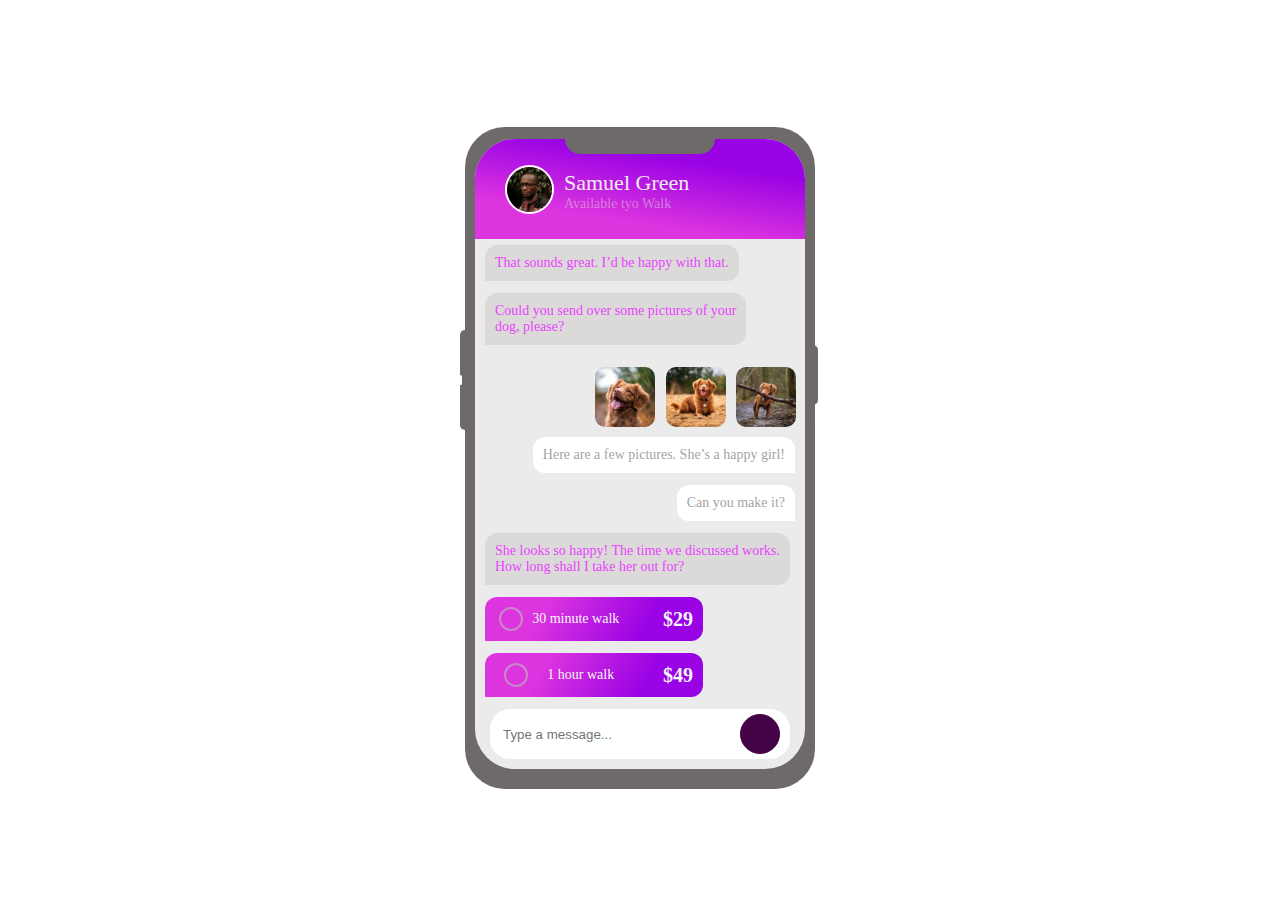
<file: index.html>
<!DOCTYPE html>
<html lang="en">
<head>
  <meta charset="UTF-8">
  <meta name="viewport" content="width=device-width, initial-scale=1.0">
  <link rel="stylesheet" href="style.css">
  <title>Chat app design</title>
  <link rel="stylesheet" href="https://cdnjs.cloudflare.com/ajax/libs/font-awesome/6.4.0/css/all.min.css" integrity="sha512-iecdLmaskl7CVkqkXNQ/ZH/XLlvWZOJyj7Yy7tcenmpD1ypASozpmT/E0iPtmFIB46ZmdtAc9eNBvH0H/ZpiBw==" crossorigin="anonymous" referrerpolicy="no-referrer" />
  <style>
    .attribution { font-size: 11px; text-align: center; }
    .attribution a { color: hsl(228, 45%, 44%); }
  </style>
</head>
<body>
  <main class="containform">
    <div class="phone">
      <div class="ecran">
        <div class="ecoute"></div>
        <div class="tete">
          <a href="accueil.html"><i class="fa-solid fa-chevron-left"></i></a>
          <div class="contenair">
            <img src="images/avatar.jpg" alt="">
            <nav>
              <p class="nom">Samuel Green</p>
              <p class="text">Available tyo Walk</p>
            </nav>
          </div>
          <i class="fa-solid fa-ellipsis-vertical"></i>
        </div>
        <div class="corps">
          <div class="chat">That sounds great. I’d be happy with that.</div>
          <div class="chat">Could you send over some pictures of your <br>dog, please?</div>
          <div class="img-text chat">
            <img src="images/dog-image-1.jpg" alt="">
            <img src="images/dog-image-2.jpg" alt="">
            <img src="images/dog-image-3.jpg" alt="">
          </div>
          <div class="chat1">Here are a few pictures. She’s a happy girl!</div>
          <div class="chat1"> Can you make it?</div>
          <div class="chat"> She looks so happy! The time we discussed works. <br> How long shall I take her out for?</div>
          <div class="chat chat2"> <div class="content-chat2"><div class="cercle"></div> <span> 30 minute walk</span> </div><span class="prix"> $29</span></div>
          <div class="chat chat2"> <div class="content-chat2"><div class="cercle"></div> <span> 1 hour walk</span> </div><span class="prix"> $49</span></div>
          <div class=" chat chat3 reponse"> 
            <input type="text" placeholder="Type a message...">
            <button title="btn"><i class="fa-solid fa-angle-right"></i></button>
          </div>
        </div>
      </div>
    </div>
 
  </main>

  
</body>
</html>
</file>
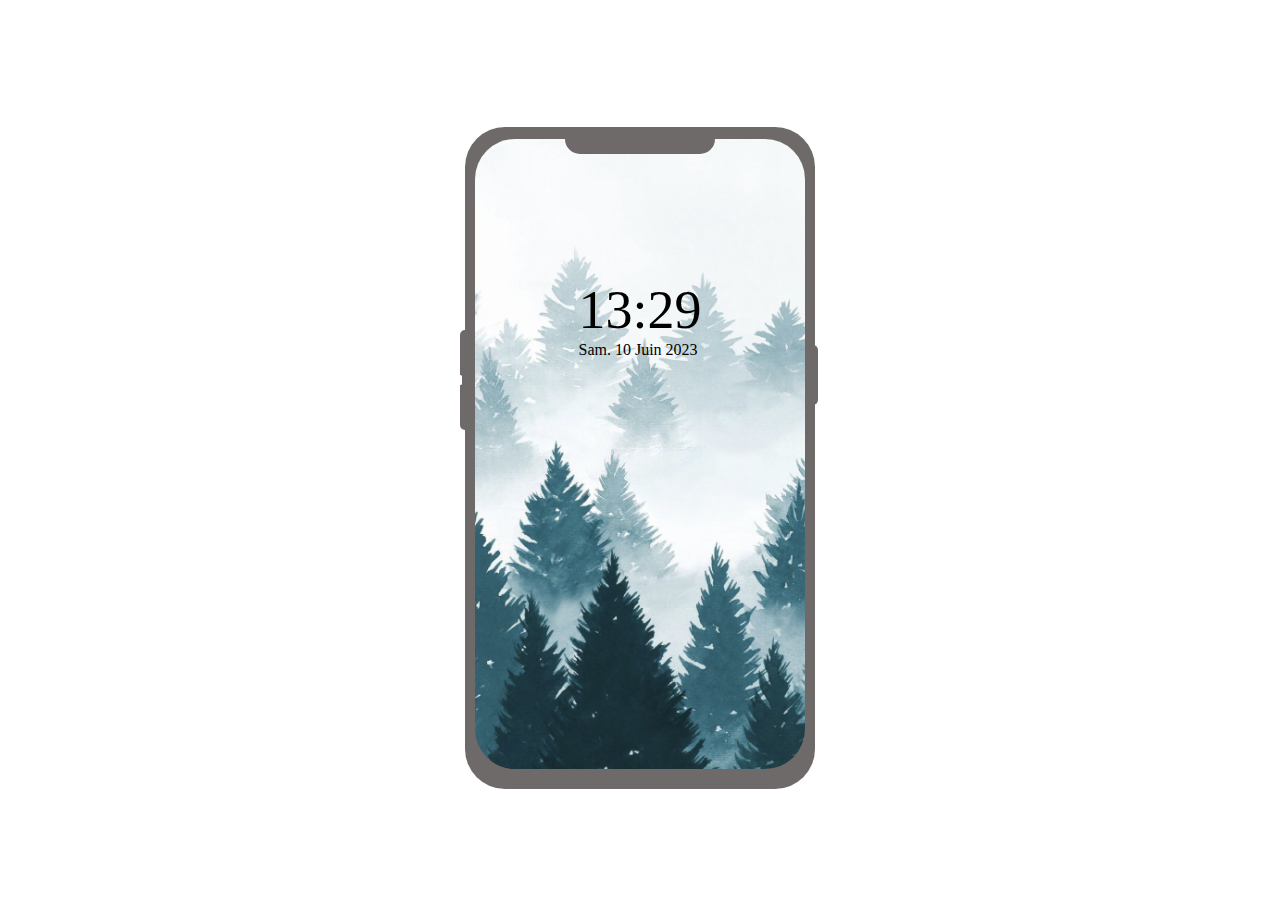
<file: accueil.html>
<!DOCTYPE html>
<html lang="en">
<head>
  <meta charset="UTF-8">
  <meta name="viewport" content="width=device-width, initial-scale=1.0">
  <link rel="stylesheet" href="accueil.css">
  <title>Chat app design</title>
  <link rel="stylesheet" href="https://cdnjs.cloudflare.com/ajax/libs/font-awesome/6.4.0/css/all.min.css" integrity="sha512-iecdLmaskl7CVkqkXNQ/ZH/XLlvWZOJyj7Yy7tcenmpD1ypASozpmT/E0iPtmFIB46ZmdtAc9eNBvH0H/ZpiBw==" crossorigin="anonymous" referrerpolicy="no-referrer" />
</head>
<body>
  <main class="containform">
    <div class="phone">
      <div class="ecran">
        <div class="ecoute"></div>
        <div class="tete">
          <i class="fa-solid fa-signal"></i>
          <i class="fa-solid fa-signal"></i>
          <i class="fa-solid fa-battery-three-quarters fa-rotate-180"></i>
        </div>
        <div class="corps">
          <div class="horloge"><span>13:29 </span><br> <span>Sam. 10 Juin 2023</span></div>
          
        </div>
        <div class="bouttoun">
          <i class="fa-regular fa-circle"></i>
          <i class="fa-regular fa-play"></i>
          <i class="fa-solid fa-caret-left"></i>
        </div>
      </div>
    </div>

  </main>
 

  <script>
    console.log("hello world");
    let varr="vrat";
    console.log(varr);
    for(let i=9;i>=1;i-=2){
      console.log(i);
    }

  
  </script>
</body>
</html>
</file>
<file: style.css>
body{
    display: flex;
    align-items: center;
    justify-content:center;
    height: 100vh;
}

.phone{
    background-color: rgb(110, 106, 106);
    width: 350px;
    height: 650px;
    border-radius: 40px;
    padding-top: 12px;
}
.phone::before{
    content: "";
    background-color:rgb(110, 106, 106);
    width: 10px;
    height: 100px;
    position: absolute;
    top: 330px;
    margin-left: -5px;
    border-radius: 50px;
}
.phone::after{
    content: "";
    background-color:rgb(110, 106, 106);
    width: 10px;
    height: 60px;
    position: absolute;
    top: 345px;
    margin-left: 343px;
    border-radius: 50px;
}
.ecran::before{
    content: "";
    background-color:white;
    width: 3px;
    height: 10px;
    position: absolute;
    top: 375px;
    margin-left: -359px;
    border-radius: 50px;
}
.ecran{
    background-color:rgb(236, 235, 235);
    width: 330px;
    height: 630px;
    border-radius: 40px;
    margin:auto;
    display: flex;
    flex-direction: column;
    align-items: center;
    
}
.ecoute{
    background-color:rgb(110, 106, 106);
    width: 150px;
    height: 15px;
    border-bottom-left-radius: 20px;
    border-bottom-right-radius: 20px;
    z-index: 1;
}

/* ----------a l'interrieur du phone----- */

.ecran .tete{
    width:100%;
    height: 100px;
    display: flex;
    background: rgb(217,10,221);
    background: linear-gradient(9deg, rgba(217,10,221,0.8126213121118012) 27%, rgba(152,2,228,1) 74%);
    margin-top: -15px;
    border-top-right-radius: 40px;
    border-top-left-radius: 40px;
    /* border-bottom-left-radius: 10px;
    border-bottom-right-radius: 10px; */
    
}
.tete .contenair{
    display: flex;
    align-items: center;
    padding-right: 20px;
    width: 200px;
    margin-left: 10px;
}
.tete i{
    margin-top: 43px;
    margin-left: 20px;
    color: white;
}
.tete img{
    width:45px;
    height: 45px;
    border-radius: 50px;
    border: 2px solid white;
    margin-right: 10px;
    
}
.tete .contenair .nom{
    margin-bottom: 0;
    margin-top: 3px;
    font-size: 22px;
    color: rgb(240, 237, 237);
}
.tete .contenair .text{
    margin-bottom: 0;
    margin-top: 0;
    color: rgba(219, 216, 216, 0.507);
    font-size: 14px;
}
.tete .fa-ellipsis-vertical {
    margin-left: 45px;
}
.chat{
    background-color: rgba(216, 215, 213, 0.842);
    margin: 6px 10px;
    font-size: 14px;
    padding: 10px;
    border-top-right-radius: 12px;
    border-top-left-radius: 12px;
    border-bottom-right-radius: 12px;
    float: left;
    color: hsl(293, 100%, 63%);
}
.chat1{
    background-color: rgb(255, 255, 255);
    margin: 6px 10px;
    font-size: 14px;
    padding: 10px;
    border-top-right-radius: 12px;
    border-top-left-radius: 12px;
    border-bottom-left-radius: 12px;
    float: right;
    color: #9b9898ea;
}
.chat2{
    color: rgb(246, 246, 246);
    display: flex;
    background: rgb(217,10,221);
    background: linear-gradient(121deg, rgba(217,10,221,0.8126213121118012) 27%, rgba(152,2,228,1) 74%);
    align-items: center;
    width: 60%;
    justify-content: space-between;
}
.content-chat2{
    display: flex;
    align-items: center;
    justify-content: space-around;
    width: 65%;
}
.chat2 .prix{
    font-size:20px;
    font-weight: 600;
    
}
.cercle{
    width:20px;
    height: 20px;
    border-radius:20px;
    border: 2px solid rgba(186, 185, 185, 0.643);
}
.ecran .corps .img-text{
    width: 65%;
    padding-left: 110px;
    padding-bottom: 0;
    margin-bottom: 0;
    background-color: rgba(255, 255, 255, 0.013);
}
.ecran .corps .img-text img{
    width: 60px;
    height: 60px;
    border-radius: 10px;
    margin-right: 7px;
} 
.reponse button{
    border-radius: 50px;
    height: 40px;width: 40px;
    background-color: rgb(70, 2, 70);
    border: 1px solid rgb(70, 2, 70);
    color: white;

}
.chat3{
    background-color:white;
    border-radius: 20px;
    height: 30px;
    width: 280px;
    margin-left: 15px;
    display: flex;
    align-items: center;
}
.reponse input{
    height: 30px;
    width: 235px;
    border: 1px solid white;
    outline: none;
}
</file>
<file: accueil.css>
body{
    display: flex;
    align-items: center;
    justify-content:center;
    height: 100vh;
}

.phone{
    background-color: rgb(110, 106, 106);
    width: 350px;
    height: 650px;
    border-radius: 40px;
    padding-top: 12px;
}
.phone::before{
    content: "";
    background-color:rgb(110, 106, 106);
    width: 10px;
    height: 100px;
    position: absolute;
    top: 330px;
    margin-left: -5px;
    border-radius: 50px;
}
.phone::after{
    content: "";
    background-color:rgb(110, 106, 106);
    width: 10px;
    height: 60px;
    position: absolute;
    top: 345px;
    margin-left: 343px;
    border-radius: 50px;
}
.ecran::before{
    content: "";
    background-color:white;
    width: 3px;
    height: 10px;
    position: absolute;
    top: 375px;
    margin-left: -359px;
    border-radius: 50px;
}
.ecran{
    /* background-color:rgb(236, 235, 235); */
    background-image: url(images/imgg.jpeg);
    background-repeat: no-repeat;
    background-size: cover;
    width: 330px;
    height: 630px;
    border-radius: 40px;
    margin:auto;
    display: flex;
    flex-direction: column;
    align-items: center;
    
}
.ecoute{
    background-color:rgb(110, 106, 106);
    width: 150px;
    height: 15px;
    border-bottom-left-radius: 20px;
    border-bottom-right-radius: 20px;
    z-index: 1;
}
/* -------------------------------------- */

.ecran .tete{
    width:100%;
    height: 40px;
    display: flex;
    align-items: center;
    background: rgba(226, 4, 4, 0);
    margin-top: -15px;
    border-top-right-radius: 40px;
    border-top-left-radius: 40px;
  
}
.ecran .tete i{
    margin-right: 10px;
}
.ecran .tete i:nth-child(1){
    margin-left: 235px;
}
.horloge{
    margin-top: 100px;
}
.horloge span:nth-child(1){
    font-size: 54px;
}
</file>
